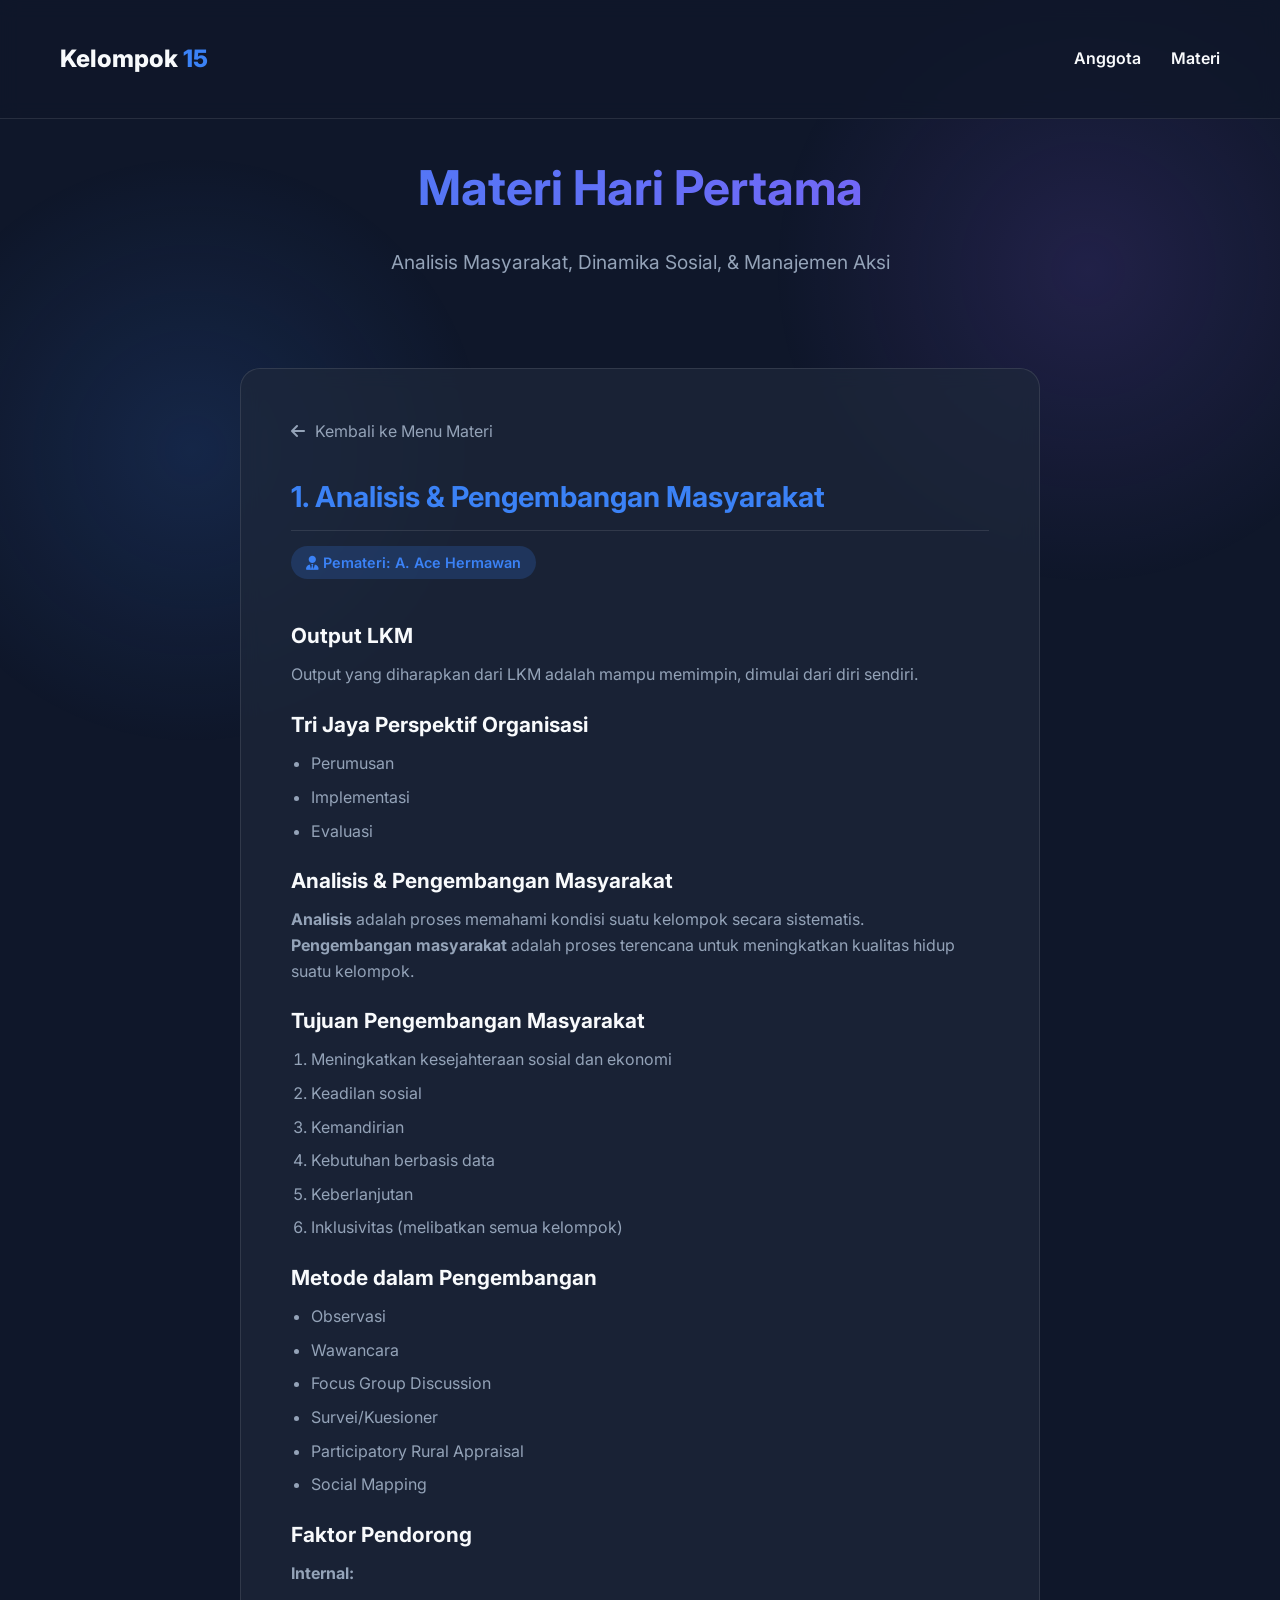
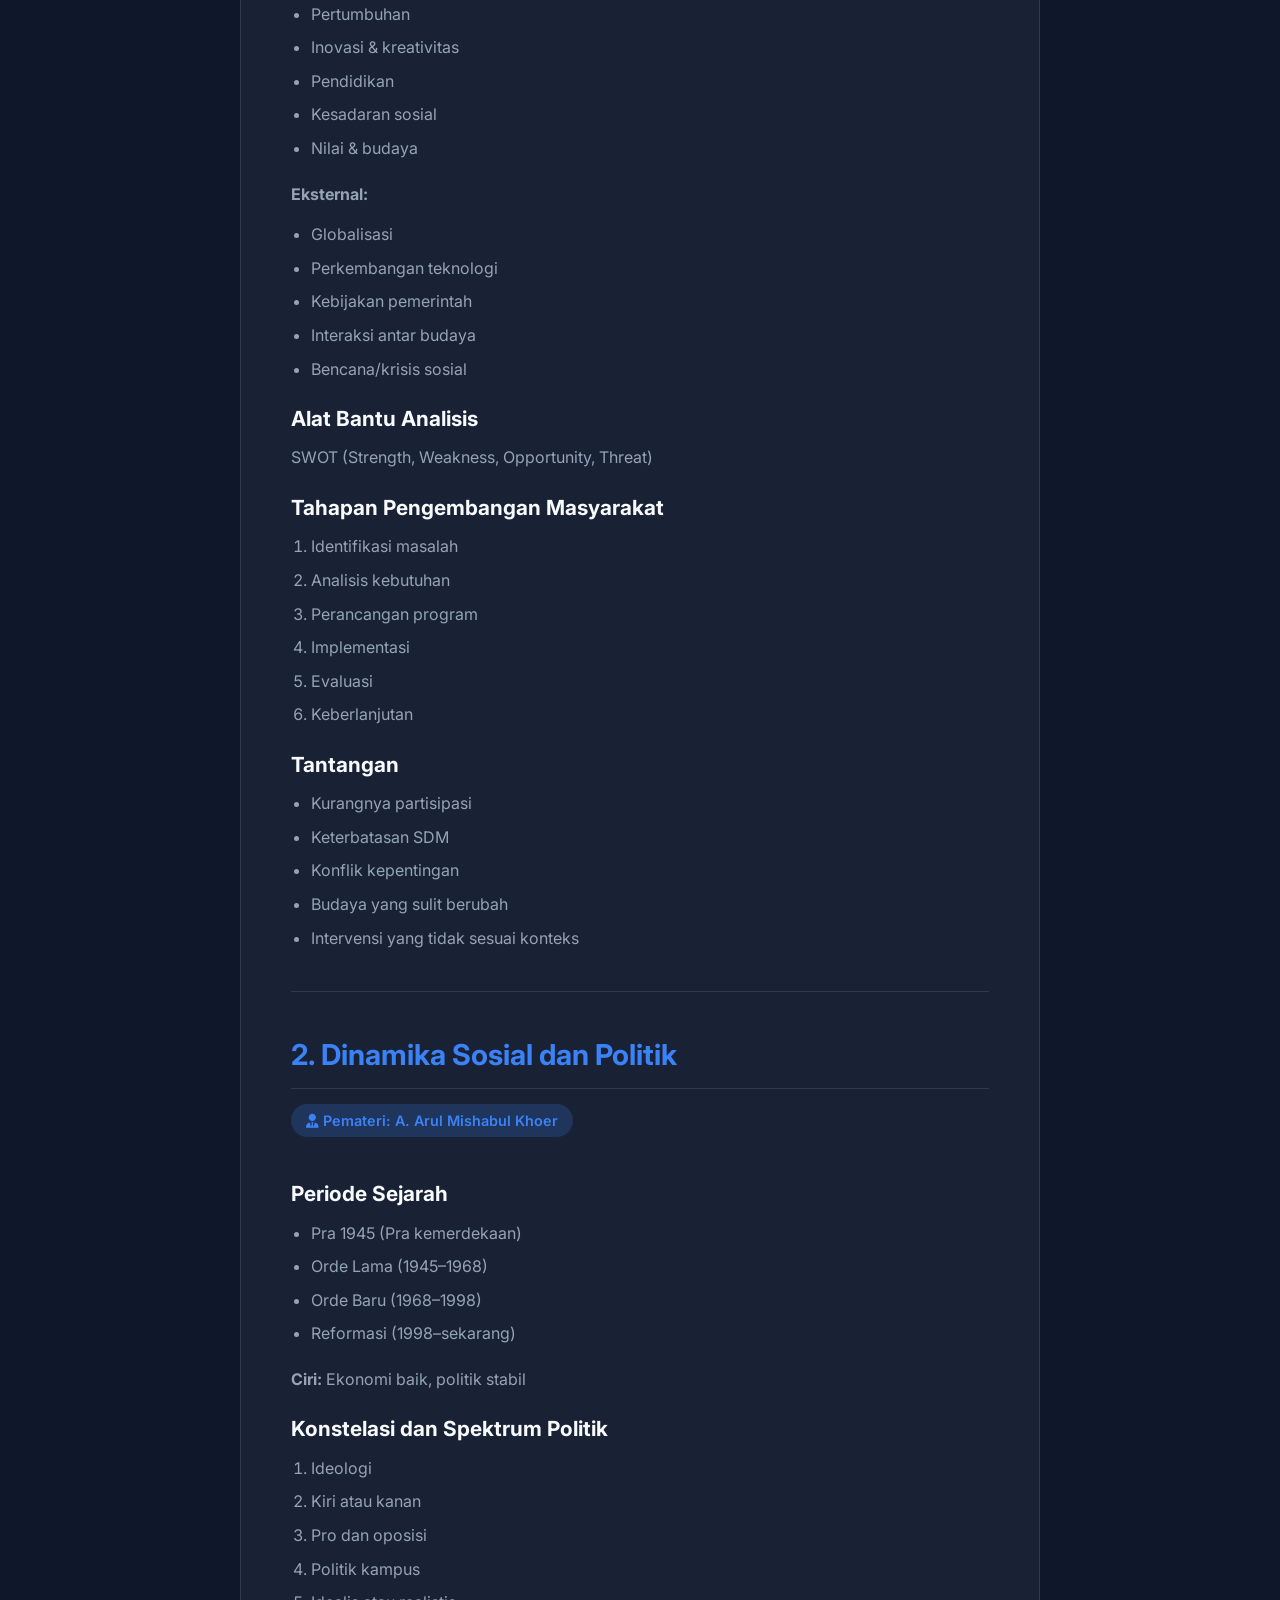
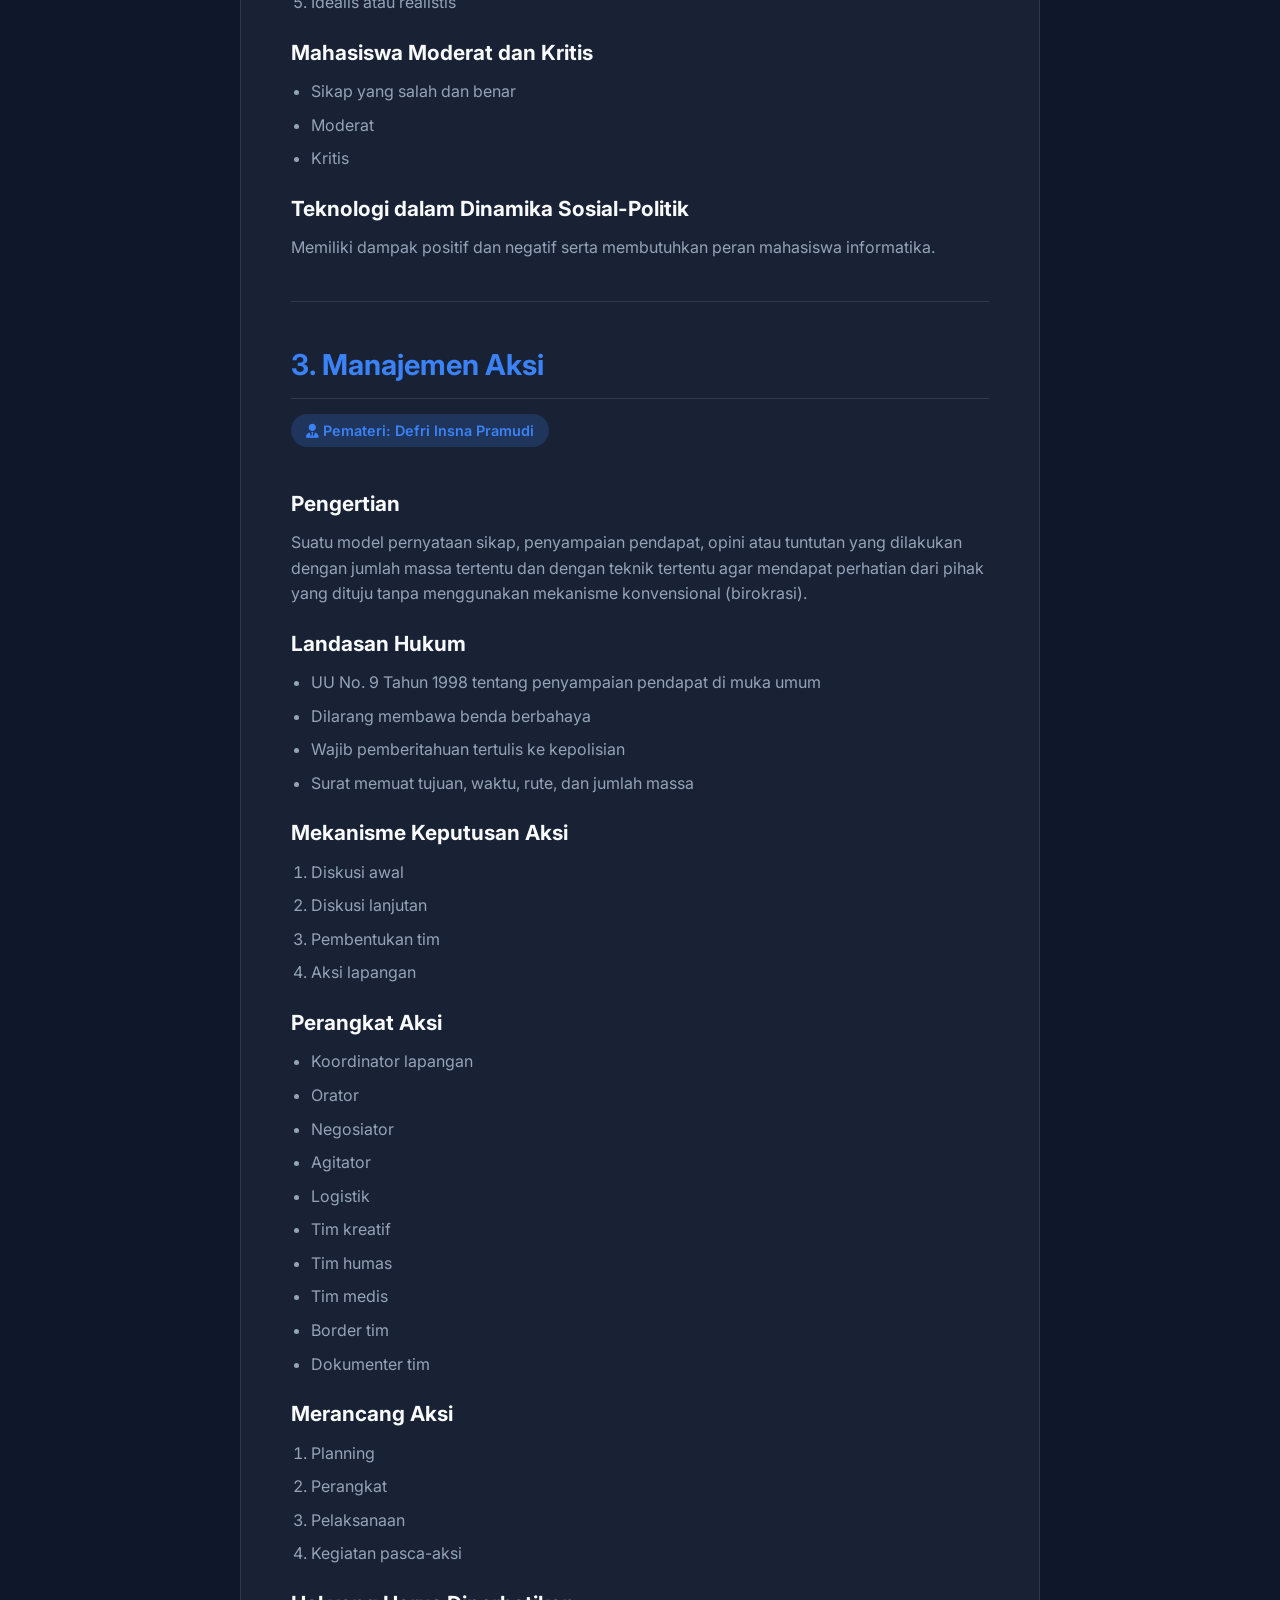
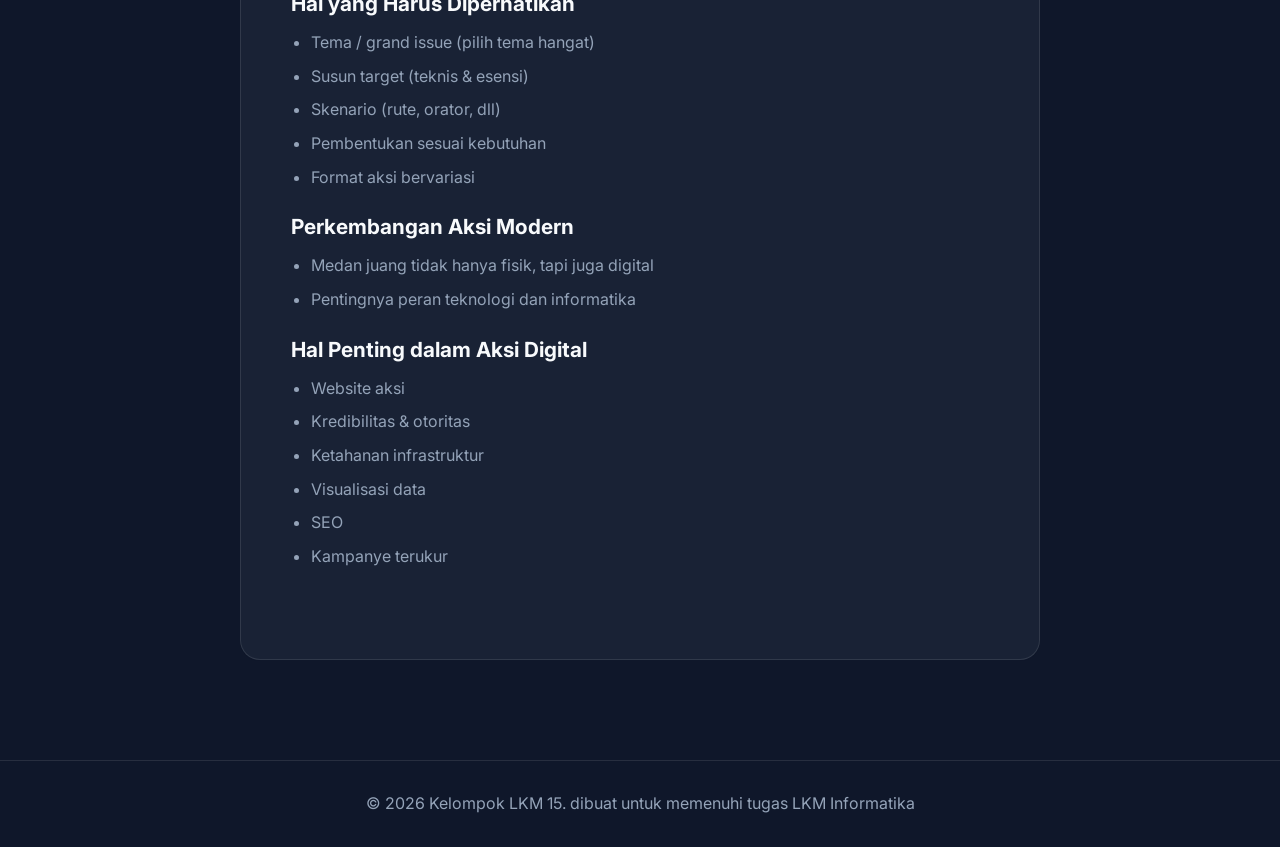
<file: materi-minggu-1.html>
<!DOCTYPE html>
<html lang="id">

<head>
    <meta charset="UTF-8">
    <meta name="viewport" content="width=device-width, initial-scale=1.0">
    <title>Materi Hari 1 - Kelompok 15</title>
    <link rel="stylesheet" href="style/style.css">
    <link href="https://fonts.googleapis.com/css2?family=Inter:wght@300;400;600;800&display=swap" rel="stylesheet">
    <link rel="stylesheet" href="https://cdnjs.cloudflare.com/ajax/libs/font-awesome/6.4.0/css/all.min.css">
</head>

<body>
    <div class="background-animation"></div>

    <header>
        <div class="container">
            <nav>
                <div class="logo">
                    <h1>Kelompok <span>15</span></h1>
                </div>
                <ul class="nav-links">
                    <li><a href="index.html#anggota">Anggota</a></li>
                    <li><a href="index.html#materi">Materi</a></li>
                </ul>
            </nav>
        </div>
    </header>

    <main>
        <section class="article-header container">
            <h1 class="highlight">Materi Hari Pertama</h1>
            <p class="subtitle">Analisis Masyarakat, Dinamika Sosial, & Manajemen Aksi</p>
        </section>

        <article class="article-content container">
            <a href="index.html#materi" class="back-btn"><i class="fa-solid fa-arrow-left"></i> Kembali ke Menu
                Materi</a>

            <!-- Materi 1 -->
            <div class="article-section">
                <h2>1. Analisis & Pengembangan Masyarakat</h2>
                <div class="speaker-badge"><i class="fa-solid fa-user-tie"></i> Pemateri: A. Ace Hermawan</div>

                <h3>Output LKM</h3>
                <p>Output yang diharapkan dari LKM adalah mampu memimpin, dimulai dari diri sendiri.</p>

                <h3>Tri Jaya Perspektif Organisasi</h3>
                <ul>
                    <li>Perumusan</li>
                    <li>Implementasi</li>
                    <li>Evaluasi</li>
                </ul>

                <h3>Analisis & Pengembangan Masyarakat</h3>
                <p><strong>Analisis</strong> adalah proses memahami kondisi suatu kelompok secara sistematis.<br>
                    <strong>Pengembangan masyarakat</strong> adalah proses terencana untuk meningkatkan kualitas hidup
                    suatu kelompok.
                </p>

                <h3>Tujuan Pengembangan Masyarakat</h3>
                <ol>
                    <li>Meningkatkan kesejahteraan sosial dan ekonomi</li>
                    <li>Keadilan sosial</li>
                    <li>Kemandirian</li>
                    <li>Kebutuhan berbasis data</li>
                    <li>Keberlanjutan</li>
                    <li>Inklusivitas (melibatkan semua kelompok)</li>
                </ol>

                <h3>Metode dalam Pengembangan</h3>
                <ul>
                    <li>Observasi</li>
                    <li>Wawancara</li>
                    <li>Focus Group Discussion</li>
                    <li>Survei/Kuesioner</li>
                    <li>Participatory Rural Appraisal</li>
                    <li>Social Mapping</li>
                </ul>

                <h3>Faktor Pendorong</h3>
                <p><strong>Internal:</strong></p>
                <ul>
                    <li>Pertumbuhan</li>
                    <li>Inovasi & kreativitas</li>
                    <li>Pendidikan</li>
                    <li>Kesadaran sosial</li>
                    <li>Nilai & budaya</li>
                </ul>
                <p><strong>Eksternal:</strong></p>
                <ul>
                    <li>Globalisasi</li>
                    <li>Perkembangan teknologi</li>
                    <li>Kebijakan pemerintah</li>
                    <li>Interaksi antar budaya</li>
                    <li>Bencana/krisis sosial</li>
                </ul>

                <h3>Alat Bantu Analisis</h3>
                <p>SWOT (Strength, Weakness, Opportunity, Threat)</p>

                <h3>Tahapan Pengembangan Masyarakat</h3>
                <ol>
                    <li>Identifikasi masalah</li>
                    <li>Analisis kebutuhan</li>
                    <li>Perancangan program</li>
                    <li>Implementasi</li>
                    <li>Evaluasi</li>
                    <li>Keberlanjutan</li>
                </ol>

                <h3>Tantangan</h3>
                <ul>
                    <li>Kurangnya partisipasi</li>
                    <li>Keterbatasan SDM</li>
                    <li>Konflik kepentingan</li>
                    <li>Budaya yang sulit berubah</li>
                    <li>Intervensi yang tidak sesuai konteks</li>
                </ul>
            </div>

            <hr style="border: 0; border-top: 1px solid var(--card-border); margin: 40px 0;">

            <!-- Materi 2 -->
            <div class="article-section">
                <h2>2. Dinamika Sosial dan Politik</h2>
                <div class="speaker-badge"><i class="fa-solid fa-user-tie"></i> Pemateri: A. Arul Mishabul Khoer</div>

                <h3>Periode Sejarah</h3>
                <ul>
                    <li>Pra 1945 (Pra kemerdekaan)</li>
                    <li>Orde Lama (1945–1968)</li>
                    <li>Orde Baru (1968–1998)</li>
                    <li>Reformasi (1998–sekarang)</li>
                </ul>
                <p><strong>Ciri:</strong> Ekonomi baik, politik stabil</p>

                <h3>Konstelasi dan Spektrum Politik</h3>
                <ol>
                    <li>Ideologi</li>
                    <li>Kiri atau kanan</li>
                    <li>Pro dan oposisi</li>
                    <li>Politik kampus</li>
                    <li>Idealis atau realistis</li>
                </ol>

                <h3>Mahasiswa Moderat dan Kritis</h3>
                <ul>
                    <li>Sikap yang salah dan benar</li>
                    <li>Moderat</li>
                    <li>Kritis</li>
                </ul>

                <h3>Teknologi dalam Dinamika Sosial-Politik</h3>
                <p>Memiliki dampak positif dan negatif serta membutuhkan peran mahasiswa informatika.</p>
            </div>

            <hr style="border: 0; border-top: 1px solid var(--card-border); margin: 40px 0;">

            <!-- Materi 3 -->
            <div class="article-section">
                <h2>3. Manajemen Aksi</h2>
                <div class="speaker-badge"><i class="fa-solid fa-user-tie"></i> Pemateri: Defri Insna Pramudi</div>

                <h3>Pengertian</h3>
                <p>Suatu model pernyataan sikap, penyampaian pendapat, opini atau tuntutan yang dilakukan dengan jumlah
                    massa tertentu dan dengan teknik tertentu agar mendapat perhatian dari pihak yang dituju tanpa
                    menggunakan mekanisme konvensional (birokrasi).</p>

                <h3>Landasan Hukum</h3>
                <ul>
                    <li>UU No. 9 Tahun 1998 tentang penyampaian pendapat di muka umum</li>
                    <li>Dilarang membawa benda berbahaya</li>
                    <li>Wajib pemberitahuan tertulis ke kepolisian</li>
                    <li>Surat memuat tujuan, waktu, rute, dan jumlah massa</li>
                </ul>

                <h3>Mekanisme Keputusan Aksi</h3>
                <ol>
                    <li>Diskusi awal</li>
                    <li>Diskusi lanjutan</li>
                    <li>Pembentukan tim</li>
                    <li>Aksi lapangan</li>
                </ol>

                <h3>Perangkat Aksi</h3>
                <ul>
                    <li>Koordinator lapangan</li>
                    <li>Orator</li>
                    <li>Negosiator</li>
                    <li>Agitator</li>
                    <li>Logistik</li>
                    <li>Tim kreatif</li>
                    <li>Tim humas</li>
                    <li>Tim medis</li>
                    <li>Border tim</li>
                    <li>Dokumenter tim</li>
                </ul>

                <h3>Merancang Aksi</h3>
                <ol>
                    <li>Planning</li>
                    <li>Perangkat</li>
                    <li>Pelaksanaan</li>
                    <li>Kegiatan pasca-aksi</li>
                </ol>

                <h3>Hal yang Harus Diperhatikan</h3>
                <ul>
                    <li>Tema / grand issue (pilih tema hangat)</li>
                    <li>Susun target (teknis & esensi)</li>
                    <li>Skenario (rute, orator, dll)</li>
                    <li>Pembentukan sesuai kebutuhan</li>
                    <li>Format aksi bervariasi</li>
                </ul>

                <h3>Perkembangan Aksi Modern</h3>
                <ul>
                    <li>Medan juang tidak hanya fisik, tapi juga digital</li>
                    <li>Pentingnya peran teknologi dan informatika</li>
                </ul>

                <h3>Hal Penting dalam Aksi Digital</h3>
                <ul>
                    <li>Website aksi</li>
                    <li>Kredibilitas & otoritas</li>
                    <li>Ketahanan infrastruktur</li>
                    <li>Visualisasi data</li>
                    <li>SEO</li>
                    <li>Kampanye terukur</li>
                </ul>
            </div>
        </article>
    </main>

    <footer>
        <div class="container">
            <p>&copy; 2026 Kelompok LKM 15. dibuat untuk memenuhi tugas LKM Informatika</p>
        </div>
    </footer>

    <script src="script.js"></script>
</body>

</html>
</file>
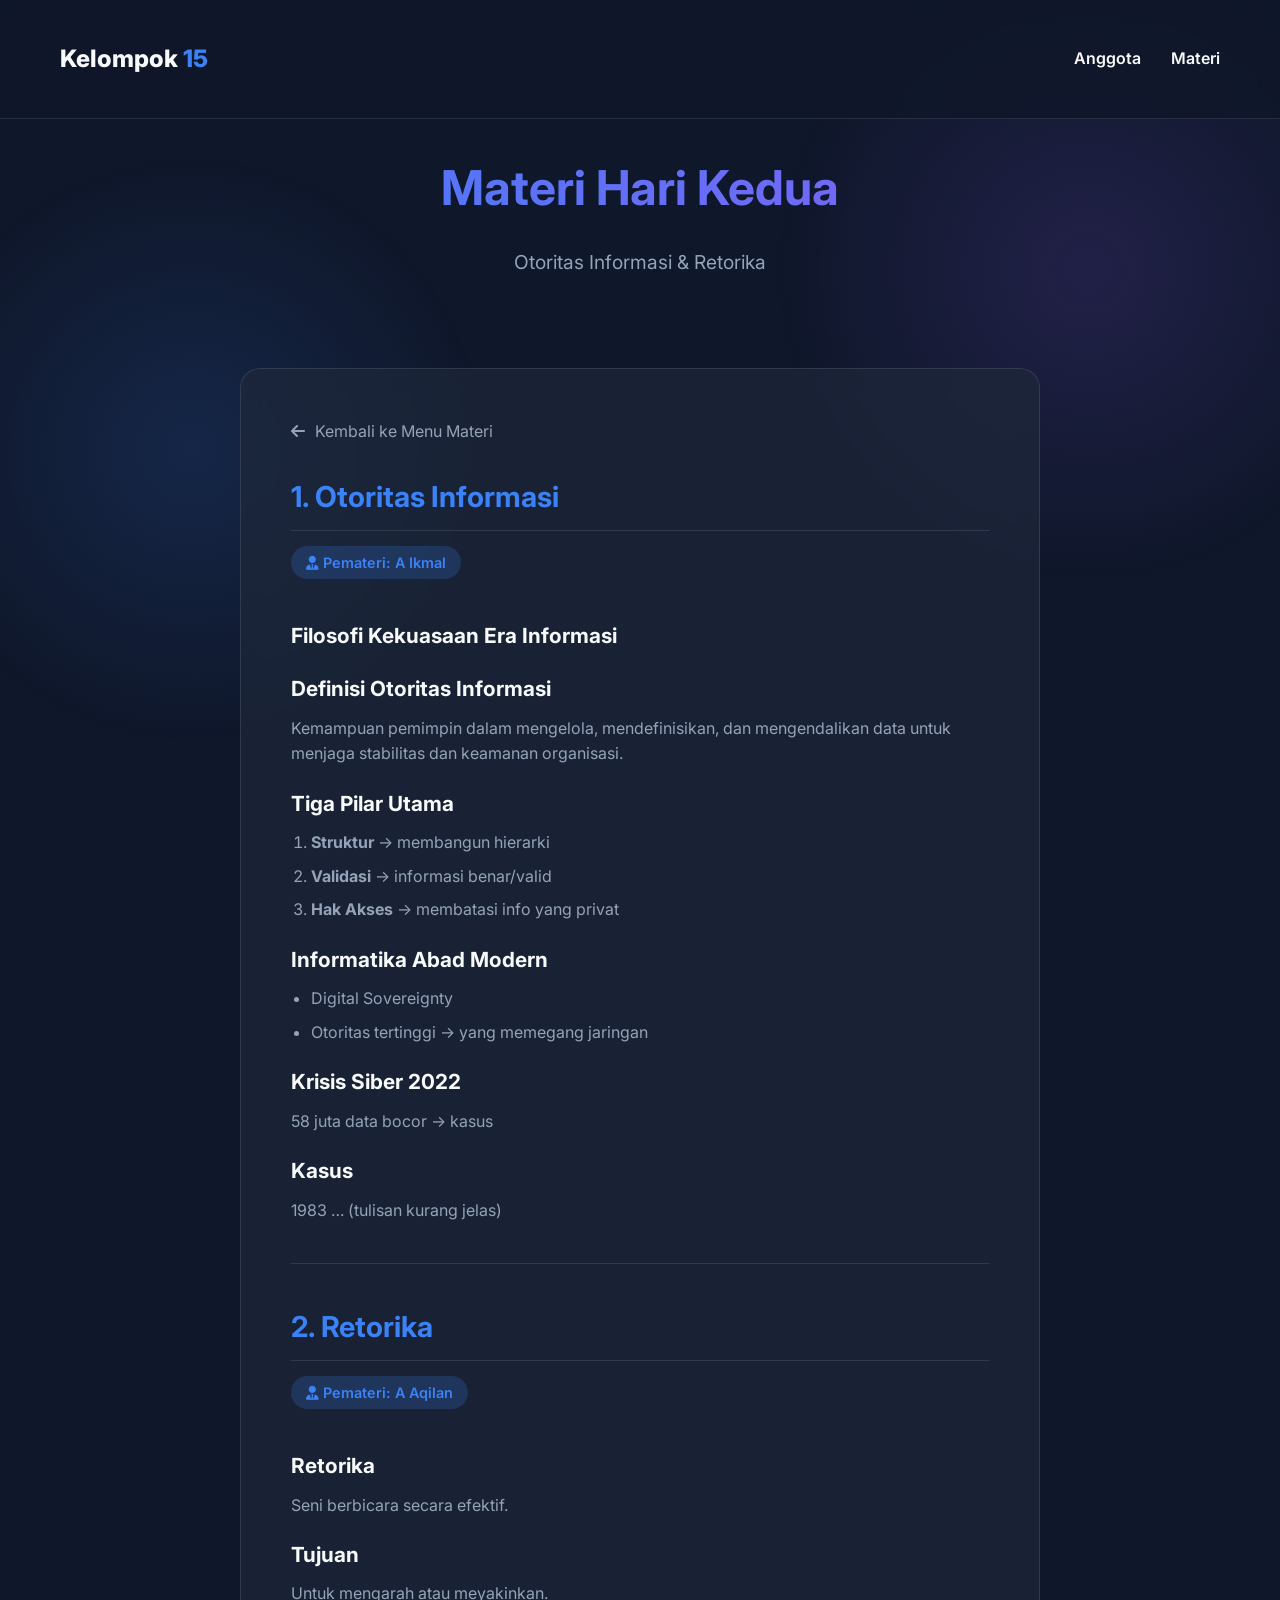
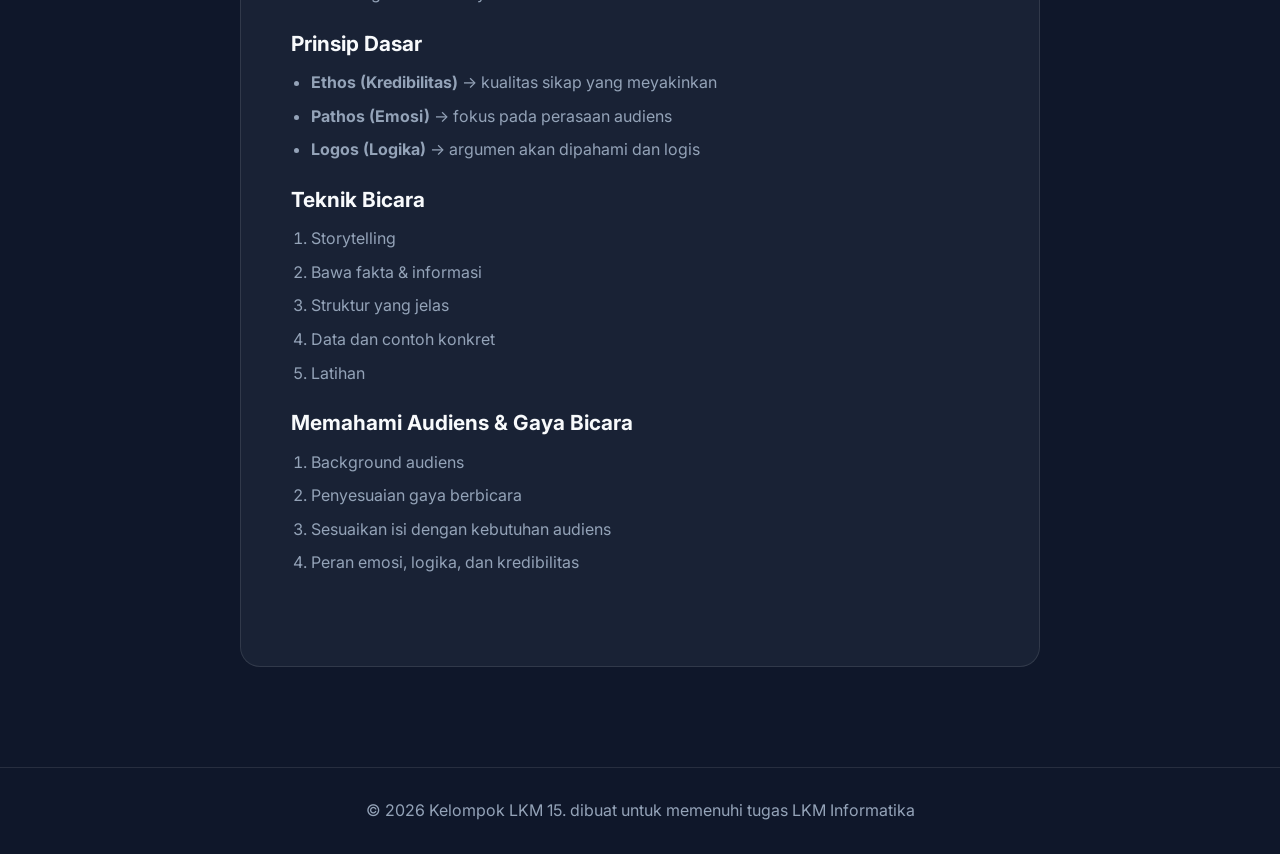
<file: materi-minggu-2.html>
<!DOCTYPE html>
<html lang="id">

<head>
    <meta charset="UTF-8">
    <meta name="viewport" content="width=device-width, initial-scale=1.0">
    <title>Materi Hari 2 - Kelompok 15</title>
    <link rel="stylesheet" href="style/style.css">
    <link href="https://fonts.googleapis.com/css2?family=Inter:wght@300;400;600;800&display=swap" rel="stylesheet">
    <link rel="stylesheet" href="https://cdnjs.cloudflare.com/ajax/libs/font-awesome/6.4.0/css/all.min.css">
</head>

<body>
    <div class="background-animation"></div>

    <header>
        <div class="container">
            <nav>
                <div class="logo">
                    <h1>Kelompok <span>15</span></h1>
                </div>
                <ul class="nav-links">
                    <li><a href="index.html#anggota">Anggota</a></li>
                    <li><a href="index.html#materi">Materi</a></li>
                </ul>
            </nav>
        </div>
    </header>

    <main>
        <section class="article-header container">
            <h1 class="highlight">Materi Hari Kedua</h1>
            <p class="subtitle">Otoritas Informasi & Retorika</p>
        </section>

        <article class="article-content container">
            <a href="index.html#materi" class="back-btn"><i class="fa-solid fa-arrow-left"></i> Kembali ke Menu
                Materi</a>

            <!-- Materi 1 -->
            <div class="article-section">
                <h2>1. Otoritas Informasi</h2>
                <div class="speaker-badge"><i class="fa-solid fa-user-tie"></i> Pemateri: A Ikmal</div>

                <h3>Filosofi Kekuasaan Era Informasi</h3>
                
                <h3>Definisi Otoritas Informasi</h3>
                <p>Kemampuan pemimpin dalam mengelola, mendefinisikan, dan mengendalikan data untuk menjaga stabilitas dan keamanan organisasi.</p>

                <h3>Tiga Pilar Utama</h3>
                <ol>
                    <li><strong>Struktur</strong> → membangun hierarki</li>
                    <li><strong>Validasi</strong> → informasi benar/valid</li>
                    <li><strong>Hak Akses</strong> → membatasi info yang privat</li>
                </ol>

                <h3>Informatika Abad Modern</h3>
                <ul>
                    <li>Digital Sovereignty</li>
                    <li>Otoritas tertinggi → yang memegang jaringan</li>
                </ul>

                <h3>Krisis Siber 2022</h3>
                <p>58 juta data bocor → kasus</p>

                <h3>Kasus</h3>
                <p>1983 … (tulisan kurang jelas)</p>
            </div>

            <hr style="border: 0; border-top: 1px solid var(--card-border); margin: 40px 0;">

            <!-- Materi 2 -->
            <div class="article-section">
                <h2>2. Retorika</h2>
                <div class="speaker-badge"><i class="fa-solid fa-user-tie"></i> Pemateri: A Aqilan</div>

                <h3>Retorika</h3>
                <p>Seni berbicara secara efektif.</p>

                <h3>Tujuan</h3>
                <p>Untuk mengarah atau meyakinkan.</p>

                <h3>Prinsip Dasar</h3>
                <ul>
                    <li><strong>Ethos (Kredibilitas)</strong> → kualitas sikap yang meyakinkan</li>
                    <li><strong>Pathos (Emosi)</strong> → fokus pada perasaan audiens</li>
                    <li><strong>Logos (Logika)</strong> → argumen akan dipahami dan logis</li>
                </ul>

                <h3>Teknik Bicara</h3>
                <ol>
                    <li>Storytelling</li>
                    <li>Bawa fakta & informasi</li>
                    <li>Struktur yang jelas</li>
                    <li>Data dan contoh konkret</li>
                    <li>Latihan</li>
                </ol>

                <h3>Memahami Audiens & Gaya Bicara</h3>
                <ol>
                    <li>Background audiens</li>
                    <li>Penyesuaian gaya berbicara</li>
                    <li>Sesuaikan isi dengan kebutuhan audiens</li>
                    <li>Peran emosi, logika, dan kredibilitas</li>
                </ol>
            </div>
        </article>
    </main>

    <footer>
        <div class="container">
            <p>&copy; 2026 Kelompok LKM 15. dibuat untuk memenuhi tugas LKM Informatika</p>
        </div>
    </footer>

    <script src="script.js"></script>
</body>

</html>
</file>
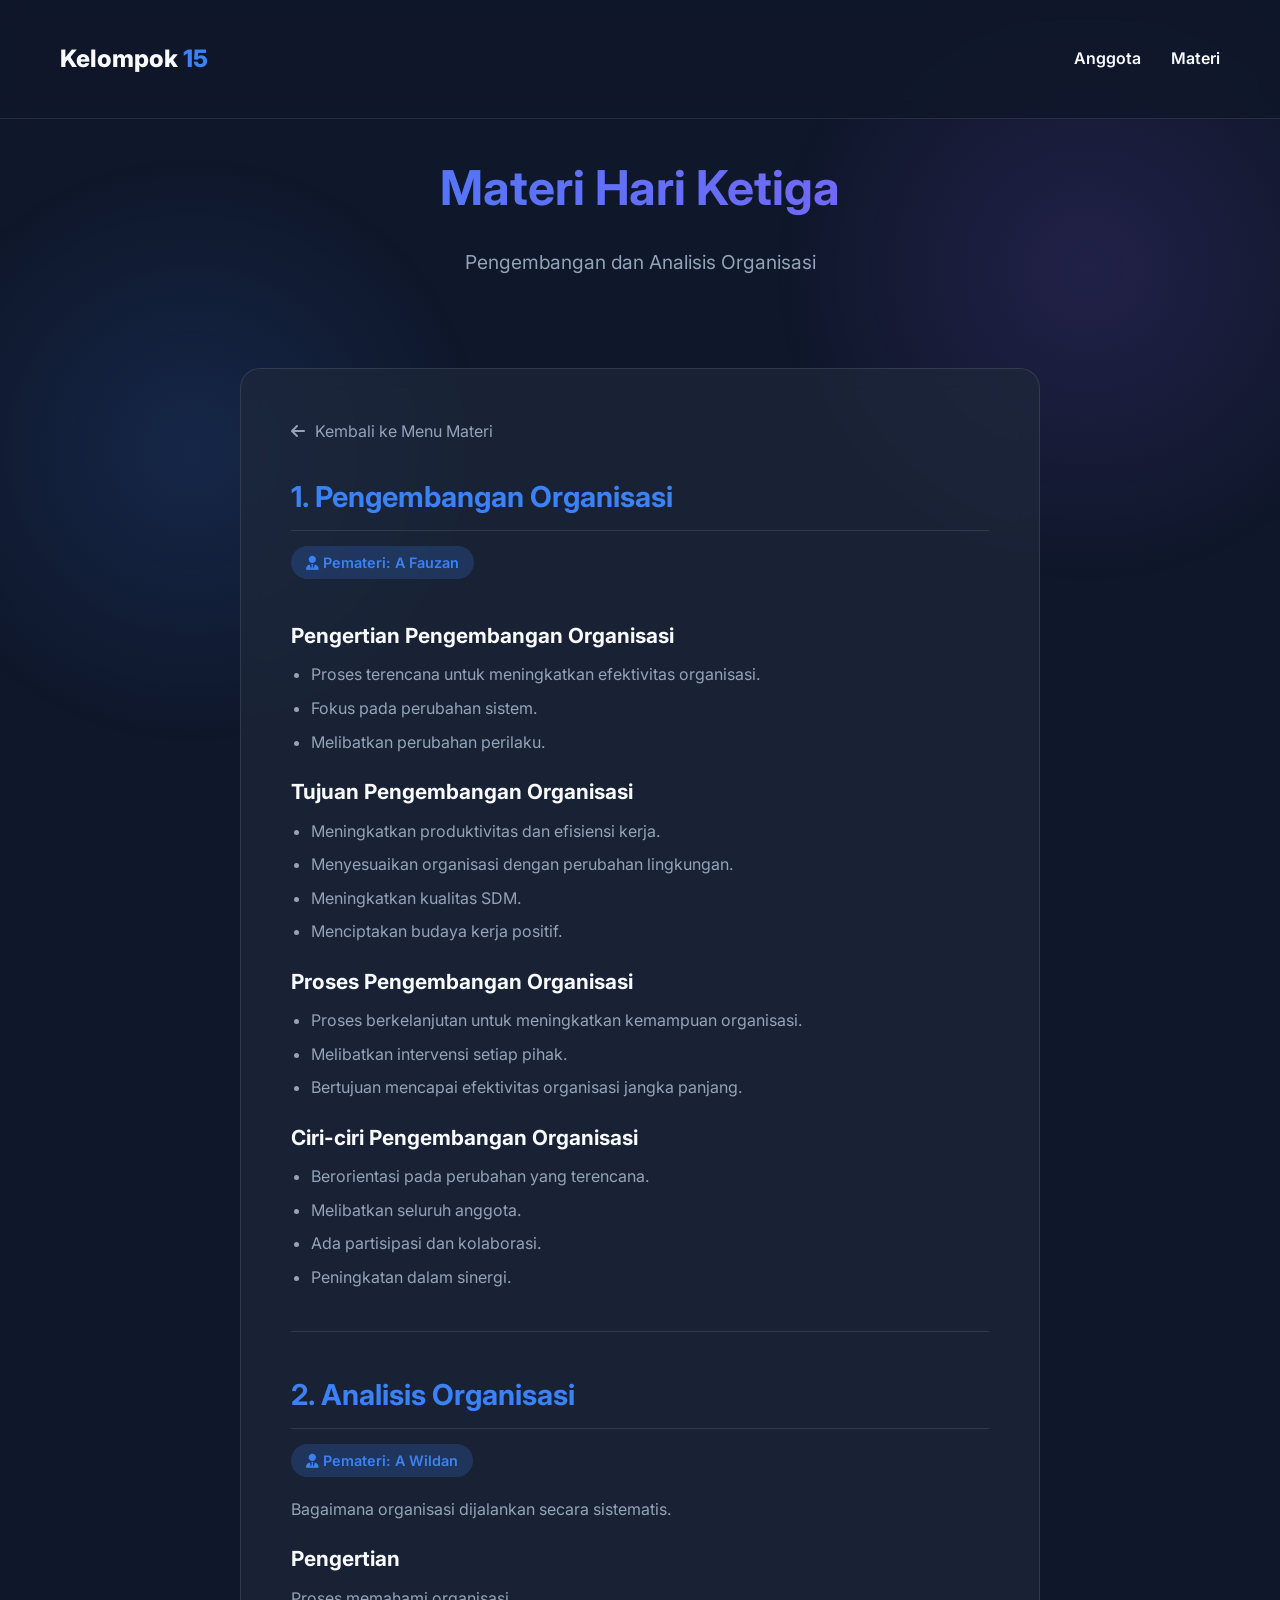
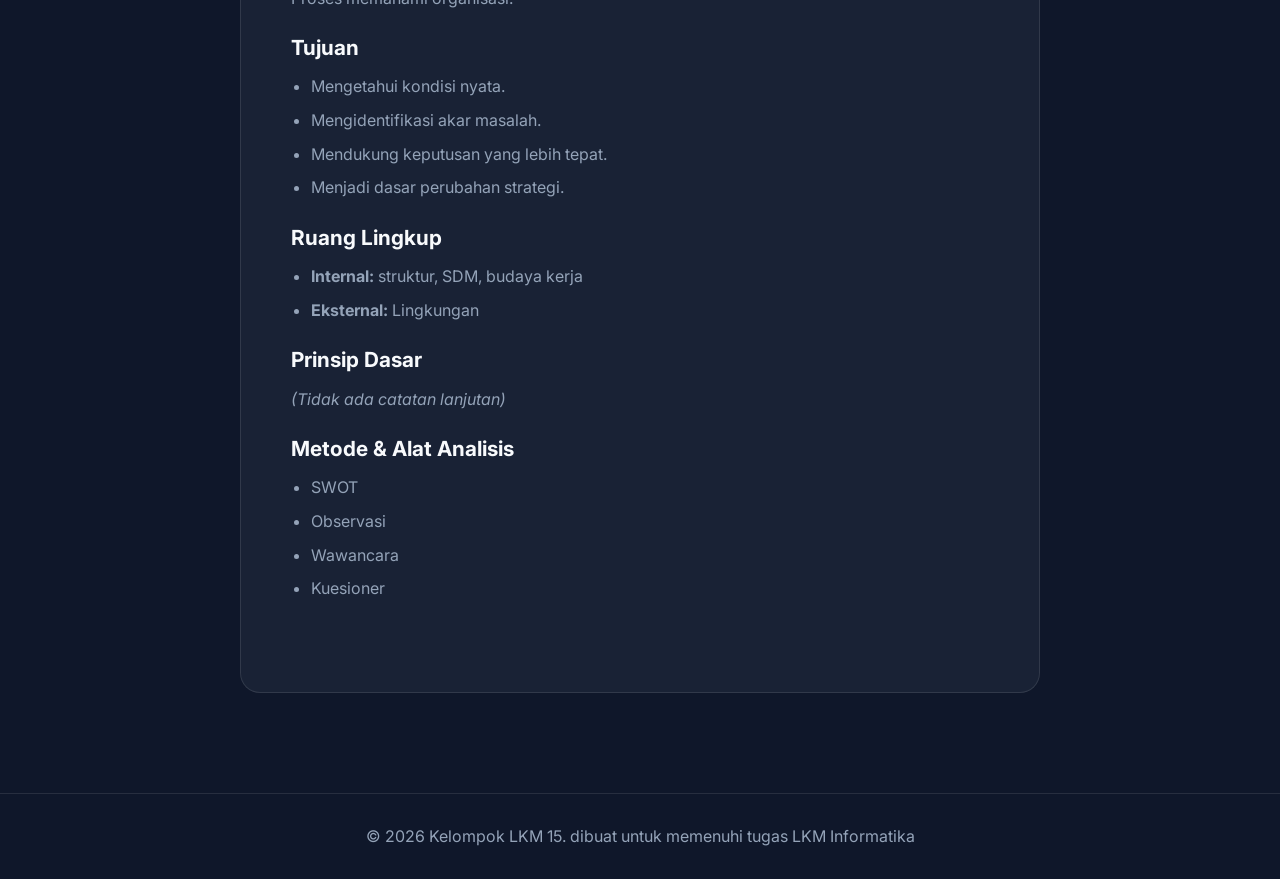
<file: materi-minggu-3.html>
<!DOCTYPE html>
<html lang="id">

<head>
    <meta charset="UTF-8">
    <meta name="viewport" content="width=device-width, initial-scale=1.0">
    <title>Materi Hari 3 - Kelompok 15</title>
    <link rel="stylesheet" href="style/style.css">
    <link href="https://fonts.googleapis.com/css2?family=Inter:wght@300;400;600;800&display=swap" rel="stylesheet">
    <link rel="stylesheet" href="https://cdnjs.cloudflare.com/ajax/libs/font-awesome/6.4.0/css/all.min.css">
</head>

<body>
    <div class="background-animation"></div>

    <header>
        <div class="container">
            <nav>
                <div class="logo">
                    <h1>Kelompok <span>15</span></h1>
                </div>
                <ul class="nav-links">
                    <li><a href="index.html#anggota">Anggota</a></li>
                    <li><a href="index.html#materi">Materi</a></li>
                </ul>
            </nav>
        </div>
    </header>

    <main>
        <section class="article-header container">
            <h1 class="highlight">Materi Hari Ketiga</h1>
            <p class="subtitle">Pengembangan dan Analisis Organisasi</p>
        </section>

        <article class="article-content container">
            <a href="index.html#materi" class="back-btn"><i class="fa-solid fa-arrow-left"></i> Kembali ke Menu
                Materi</a>

            <!-- Materi 1 -->
            <div class="article-section">
                <h2>1. Pengembangan Organisasi</h2>
                <div class="speaker-badge"><i class="fa-solid fa-user-tie"></i> Pemateri: A Fauzan</div>

                <h3>Pengertian Pengembangan Organisasi</h3>
                <ul>
                    <li>Proses terencana untuk meningkatkan efektivitas organisasi.</li>
                    <li>Fokus pada perubahan sistem.</li>
                    <li>Melibatkan perubahan perilaku.</li>
                </ul>

                <h3>Tujuan Pengembangan Organisasi</h3>
                <ul>
                    <li>Meningkatkan produktivitas dan efisiensi kerja.</li>
                    <li>Menyesuaikan organisasi dengan perubahan lingkungan.</li>
                    <li>Meningkatkan kualitas SDM.</li>
                    <li>Menciptakan budaya kerja positif.</li>
                </ul>

                <h3>Proses Pengembangan Organisasi</h3>
                <ul>
                    <li>Proses berkelanjutan untuk meningkatkan kemampuan organisasi.</li>
                    <li>Melibatkan intervensi setiap pihak.</li>
                    <li>Bertujuan mencapai efektivitas organisasi jangka panjang.</li>
                </ul>

                <h3>Ciri-ciri Pengembangan Organisasi</h3>
                <ul>
                    <li>Berorientasi pada perubahan yang terencana.</li>
                    <li>Melibatkan seluruh anggota.</li>
                    <li>Ada partisipasi dan kolaborasi.</li>
                    <li>Peningkatan dalam sinergi.</li>
                </ul>
            </div>

            <hr style="border: 0; border-top: 1px solid var(--card-border); margin: 40px 0;">

            <!-- Materi 2 -->
            <div class="article-section">
                <h2>2. Analisis Organisasi</h2>
                <div class="speaker-badge"><i class="fa-solid fa-user-tie"></i> Pemateri: A Wildan</div>

                <p>Bagaimana organisasi dijalankan secara sistematis.</p>

                <h3>Pengertian</h3>
                <p>Proses memahami organisasi.</p>

                <h3>Tujuan</h3>
                <ul>
                    <li>Mengetahui kondisi nyata.</li>
                    <li>Mengidentifikasi akar masalah.</li>
                    <li>Mendukung keputusan yang lebih tepat.</li>
                    <li>Menjadi dasar perubahan strategi.</li>
                </ul>

                <h3>Ruang Lingkup</h3>
                <ul>
                    <li><strong>Internal:</strong> struktur, SDM, budaya kerja</li>
                    <li><strong>Eksternal:</strong> Lingkungan</li>
                </ul>

                <h3>Prinsip Dasar</h3>
                <p><em>(Tidak ada catatan lanjutan)</em></p>

                <h3>Metode & Alat Analisis</h3>
                <ul>
                    <li>SWOT</li>
                    <li>Observasi</li>
                    <li>Wawancara</li>
                    <li>Kuesioner</li>
                </ul>
            </div>
        </article>
    </main>

    <footer>
        <div class="container">
            <p>&copy; 2026 Kelompok LKM 15. dibuat untuk memenuhi tugas LKM Informatika</p>
        </div>
    </footer>

    <script src="script.js"></script>
</body>

</html>
</file>
<file: style/style.css>
:root {
    --bg-color: #0f172a;
    --text-color: #f8fafc;
    --text-muted: #94a3b8;
    --primary-color: #3b82f6;
    --primary-hover: #2563eb;
    --secondary-color: rgba(255, 255, 255, 0.05);
    --secondary-hover: rgba(255, 255, 255, 0.1);
    --card-bg: rgba(30, 41, 59, 0.7);
    --card-border: rgba(255, 255, 255, 0.1);
    --glass-bg: rgba(15, 23, 42, 0.8);
}

* {
    margin: 0;
    padding: 0;
    box-sizing: border-box;
}

html {
    scroll-behavior: smooth;
}

body {
    font-family: 'Inter', sans-serif;
    background-color: var(--bg-color);
    color: var(--text-color);
    line-height: 1.6;
    overflow-x: hidden;
}

.background-animation {
    position: fixed;
    top: 0;
    left: 0;
    width: 100vw;
    height: 100vh;
    z-index: -1;
    background: radial-gradient(circle at 15% 50%, rgba(59, 130, 246, 0.15), transparent 25%),
        radial-gradient(circle at 85% 30%, rgba(139, 92, 246, 0.15), transparent 25%);
    animation: pulse 15s infinite alternate;
}

@keyframes pulse {
    0% {
        transform: scale(1);
    }

    100% {
        transform: scale(1.1);
    }
}

.container {
    max-width: 1200px;
    margin: 0 auto;
    padding: 0 20px;
}

/* Header & Nav */
header {
    position: fixed;
    top: 0;
    width: 100%;
    z-index: 1000;
    background: var(--glass-bg);
    backdrop-filter: blur(10px);
    border-bottom: 1px solid var(--card-border);
    transition: all 0.3s ease;
}

nav {
    display: flex;
    justify-content: space-between;
    align-items: center;
    padding: 20px 0;
}

.logo h1 {
    font-size: 1.5rem;
    font-weight: 800;
}

.logo span {
    color: var(--primary-color);
}

.nav-links {
    display: flex;
    list-style: none;
    gap: 30px;
}

.nav-links a {
    color: var(--text-color);
    text-decoration: none;
    font-weight: 600;
    transition: color 0.3s ease;
}

.nav-links a:hover {
    color: var(--primary-color);
}

/* Hero Section */
.hero {
    padding: 150px 0 100px;
    text-align: center;
    min-height: 80vh;
    display: flex;
    align-items: center;
}

.hero-content {
    max-width: 800px;
    margin: 0 auto;
}

.title {
    font-size: 3.5rem;
    font-weight: 800;
    margin-bottom: 20px;
    line-height: 1.2;
}

.highlight {
    background: linear-gradient(to right, #3b82f6, #8b5cf6);
    -webkit-background-clip: text;
    background-clip: text;
    -webkit-text-fill-color: transparent;
}

.subtitle {
    font-size: 1.2rem;
    color: var(--text-muted);
    margin-bottom: 40px;
}

.hero-buttons {
    display: flex;
    gap: 20px;
    justify-content: center;
}

.btn {
    padding: 12px 30px;
    border-radius: 30px;
    font-weight: 600;
    text-decoration: none;
    transition: all 0.3s ease;
}

.btn-primary {
    background-color: var(--primary-color);
    color: white;
    box-shadow: 0 4px 15px rgba(59, 130, 246, 0.4);
}

.btn-primary:hover {
    background-color: var(--primary-hover);
    transform: translateY(-2px);
    box-shadow: 0 6px 20px rgba(59, 130, 246, 0.6);
}

.btn-secondary {
    background-color: var(--secondary-color);
    color: var(--text-color);
    border: 1px solid var(--card-border);
}

.btn-secondary:hover {
    background-color: var(--secondary-hover);
    transform: translateY(-2px);
}

/* Sections */
.section-title {
    font-size: 2.5rem;
    text-align: center;
    margin-bottom: 50px;
    font-weight: 800;
}

/* Anggota Section */
.anggota-section {
    padding: 100px 0;
}

.mentor-section {
    display: flex;
    justify-content: center;
    gap: 30px;
    margin-bottom: 50px;
    flex-wrap: wrap;
}

.card-mentor {
    background: var(--card-bg);
    border: 2px solid var(--primary-color);
    border-radius: 20px;
    padding: 40px 50px;
    text-align: center;
    backdrop-filter: blur(10px);
    box-shadow: 0 10px 30px rgba(59, 130, 246, 0.2);
    transition: transform 0.3s ease;
    max-width: 400px;
    width: 100%;
}

.card-mentor:hover {
    transform: translateY(-10px);
    box-shadow: 0 15px 40px rgba(59, 130, 246, 0.4);
}

.mentor-img {
    width: 150px;
    height: 150px;
    background: linear-gradient(to right, #f59e0b, #ef4444);
}

.card-mentor h3 {
    font-size: 1.5rem;
    margin-bottom: 10px;
}

.role-badge {
    display: inline-block;
    background: rgba(245, 158, 11, 0.2);
    color: #f59e0b;
    padding: 5px 15px;
    border-radius: 20px;
    font-size: 0.9rem;
    font-weight: 600;
}

.grid-anggota {
    display: grid;
    grid-template-columns: repeat(auto-fill, minmax(200px, 1fr));
    gap: 30px;
}

.card-anggota {
    background: var(--card-bg);
    border: 1px solid var(--card-border);
    border-radius: 20px;
    padding: 30px 20px;
    text-align: center;
    backdrop-filter: blur(10px);
    transition: transform 0.3s ease, box-shadow 0.3s ease;
}

.card-anggota:hover {
    transform: translateY(-10px);
    box-shadow: 0 10px 30px rgba(0, 0, 0, 0.2);
    border-color: rgba(59, 130, 246, 0.5);
}

.img-wrapper {
    width: 120px;
    height: 120px;
    margin: 0 auto 20px;
    border-radius: 50%;
    padding: 5px;
    background: linear-gradient(to right, #3b82f6, #8b5cf6);
}

.profile-img {
    width: 100%;
    height: 100%;
    border-radius: 50%;
    object-fit: cover;
    border: 3px solid var(--card-bg);
}

.card-anggota h3 {
    margin-bottom: 5px;
    font-size: 1.2rem;
}

.card-anggota p {
    color: var(--text-muted);
    font-size: 0.9rem;
}

.card-anggota .npm-text {
    color: var(--text-muted);
    font-size: 0.9rem;
    margin-bottom: 5px;
    font-family: monospace;
}

.card-anggota .role-text {
    color: var(--text-color);
    font-size: 0.95rem;
    font-weight: 600;
    margin-bottom: 15px;
}

.linkedin-link {
    display: inline-flex;
    align-items: center;
    gap: 8px;
    color: #0a66c2;
    background: rgba(10, 102, 194, 0.1);
    padding: 8px 15px;
    border-radius: 20px;
    text-decoration: none;
    font-size: 0.9rem;
    font-weight: 600;
    transition: all 0.3s ease;
}

.linkedin-link:hover {
    background: #0a66c2;
    color: white;
}

/* Materi Section */
.materi-section {
    padding: 100px 0;
}

.grid-materi {
    display: grid;
    grid-template-columns: repeat(auto-fill, minmax(300px, 1fr));
    gap: 30px;
}

.card-materi {
    background: var(--card-bg);
    border: 1px solid var(--card-border);
    border-radius: 20px;
    padding: 40px 30px;
    text-decoration: none;
    color: var(--text-color);
    transition: all 0.3s ease;
    display: flex;
    flex-direction: column;
    height: 100%;
}

.card-materi:hover {
    transform: translateY(-5px) scale(1.02);
    border-color: var(--primary-color);
    box-shadow: 0 15px 30px rgba(0, 0, 0, 0.3);
}

.materi-icon {
    font-size: 2.5rem;
    color: var(--primary-color);
    margin-bottom: 20px;
}

.card-materi h3 {
    font-size: 1.5rem;
    margin-bottom: 15px;
}

.card-materi p {
    color: var(--text-muted);
    margin-bottom: 30px;
    flex-grow: 1;
}

.btn-read {
    display: inline-flex;
    align-items: center;
    gap: 10px;
    color: var(--primary-color);
    font-weight: 600;
    transition: gap 0.3s ease;
}

.card-materi:hover .btn-read {
    gap: 15px;
}

/* Footer */
footer {
    text-align: center;
    padding: 30px 0;
    border-top: 1px solid var(--card-border);
    color: var(--text-muted);
    margin-top: 50px;
}

/* Article Styles */
.article-header {
    padding: 150px 0 50px;
    text-align: center;
}

.article-header h1 {
    font-size: 3rem;
    margin-bottom: 20px;
}

.article-content {
    max-width: 800px;
    margin: 0 auto 100px;
    background: var(--card-bg);
    border: 1px solid var(--card-border);
    border-radius: 20px;
    padding: 50px;
    backdrop-filter: blur(10px);
}

.article-section {
    margin-bottom: 40px;
}

.article-section h2 {
    color: var(--primary-color);
    font-size: 1.8rem;
    margin-bottom: 15px;
    border-bottom: 1px solid var(--card-border);
    padding-bottom: 10px;
}

.article-section h3 {
    font-size: 1.3rem;
    margin-top: 20px;
    margin-bottom: 10px;
    color: var(--text-color);
}

.article-section p {
    margin-bottom: 15px;
    color: var(--text-muted);
}

.article-section ul,
.article-section ol {
    margin-bottom: 20px;
    padding-left: 20px;
    color: var(--text-muted);
}

.article-section li {
    margin-bottom: 8px;
}

.speaker-badge {
    display: inline-block;
    background: rgba(59, 130, 246, 0.2);
    color: var(--primary-color);
    padding: 5px 15px;
    border-radius: 20px;
    font-size: 0.9rem;
    font-weight: 600;
    margin-bottom: 20px;
}

.back-btn {
    display: inline-flex;
    align-items: center;
    gap: 10px;
    color: var(--text-muted);
    text-decoration: none;
    margin-bottom: 30px;
    transition: color 0.3s ease;
}

.back-btn:hover {
    color: var(--primary-color);
}

/* Responsive */
@media (max-width: 768px) {
    .title {
        font-size: 2.5rem;
    }

    .nav-links {
        display: none;
    }

    .hero-buttons {
        flex-direction: column;
    }

    .article-content {
        padding: 30px 20px;
    }

    .article-header h1 {
        font-size: 2rem;
    }
}
</file>
